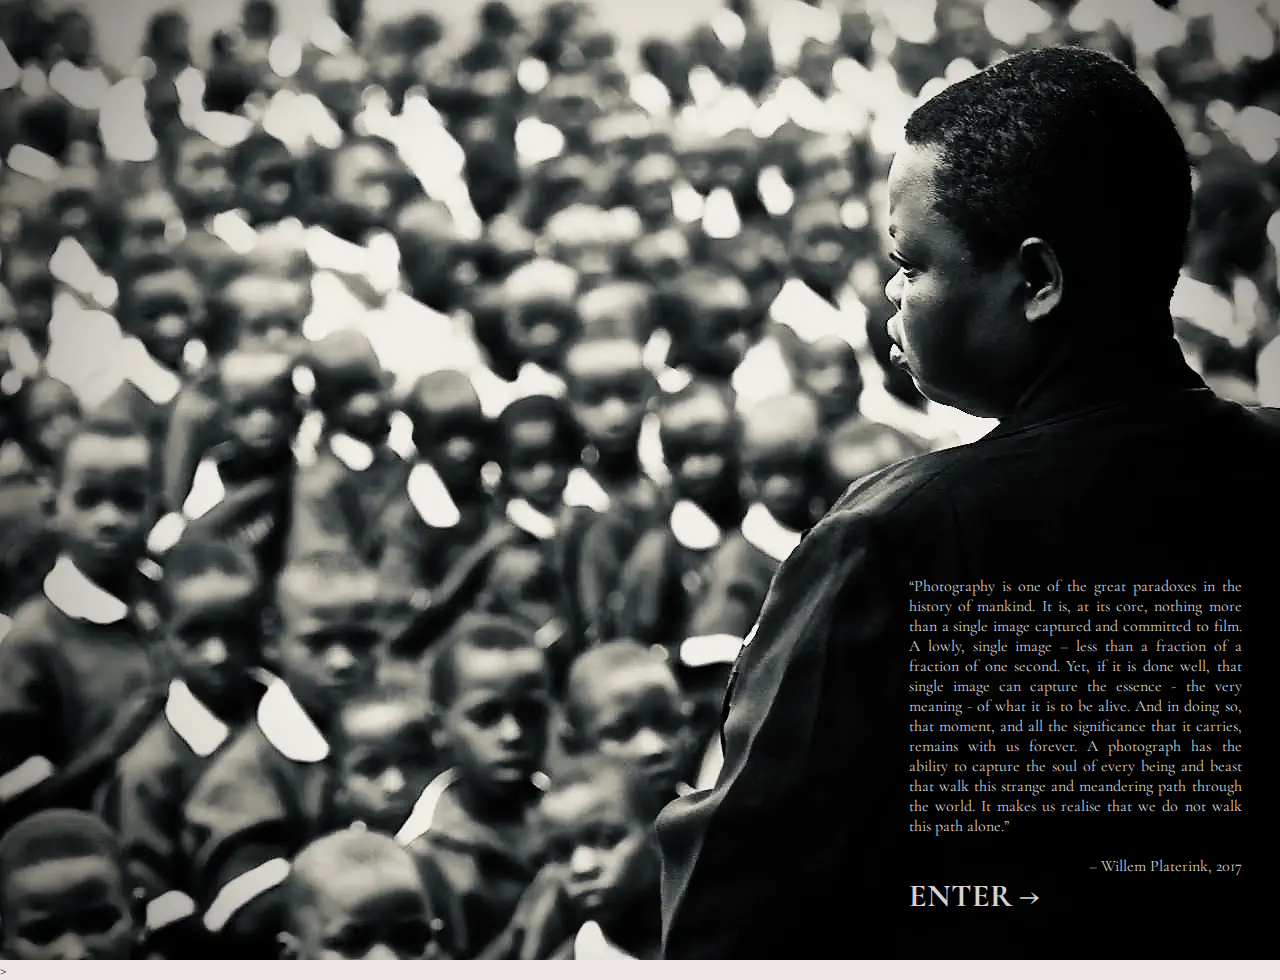
<file: index.html>
<!DOCTYPE html>
<html lang="en">

<head>
    <meta charset="UTF-8">
    <meta http-equiv="X-UA-Compatible" content="IE=edge">
    <meta name="viewport" content="width=device-width, initial-scale=1.0">
    <meta name="description"
        content="Willem Platerink Photography is a website for the wildlife photographer based in London">
    <meta name="keywords"
        content="platerink photography, africa, african photograph, wildlife, fine art, de segundo design">

    <link rel="stylesheet" href="assets/css/style.css">
    <title>WILLEM PLATERINK PHOTOGRAPHY</title>
</head>

<body id="index-body">
    <section id="container">
        <div class="index-text">
            <p style="text-align: justify;">“Photography is one of the great paradoxes in the history of mankind. It is,
                at its core, nothing more than a single image captured and committed to film. A lowly, single image –
                less than a fraction of a fraction of one second. Yet, if it is done well, that single image can capture
                the essence - the very meaning - of what it is to be alive. And in doing so, that moment, and all the
                significance that it carries, remains with us forever. A photograph has the ability to capture the soul of every being and beast that walk this
                strange and meandering path through the world. It makes us realise that we do not walk this path alone.”</p>
            <br>
            <p style="text-align: right;">– Willem Platerink, 2017</p>
            <a href="menu.html">
                <h1 id="enter-click" style="text-align: left;">ENTER →</h1>
            </a>
        </div>
        <img id="index-image" src="assets/images/troubled-mind.webp" 
        alt="a female teacher from uganda has a pensive expression as she looks across a sea of children's faces. the image is a silvertone black and white which is consistent with the photographers style across all his photographs">
        <img id="index-image-portrait" src="assets/images/troubled-mind-portrait.webp" 
        alt="a female teacher from uganda has a pensive expression as she looks across a sea of children's faces">>
        <img id="index-image-phone" src="assets/images/troubled-mind-phone.webp" alt="a female teacher from uganda has a pensive expression as she looks across a sea of children's faces">
    </section>
</body>

</html>
</file>
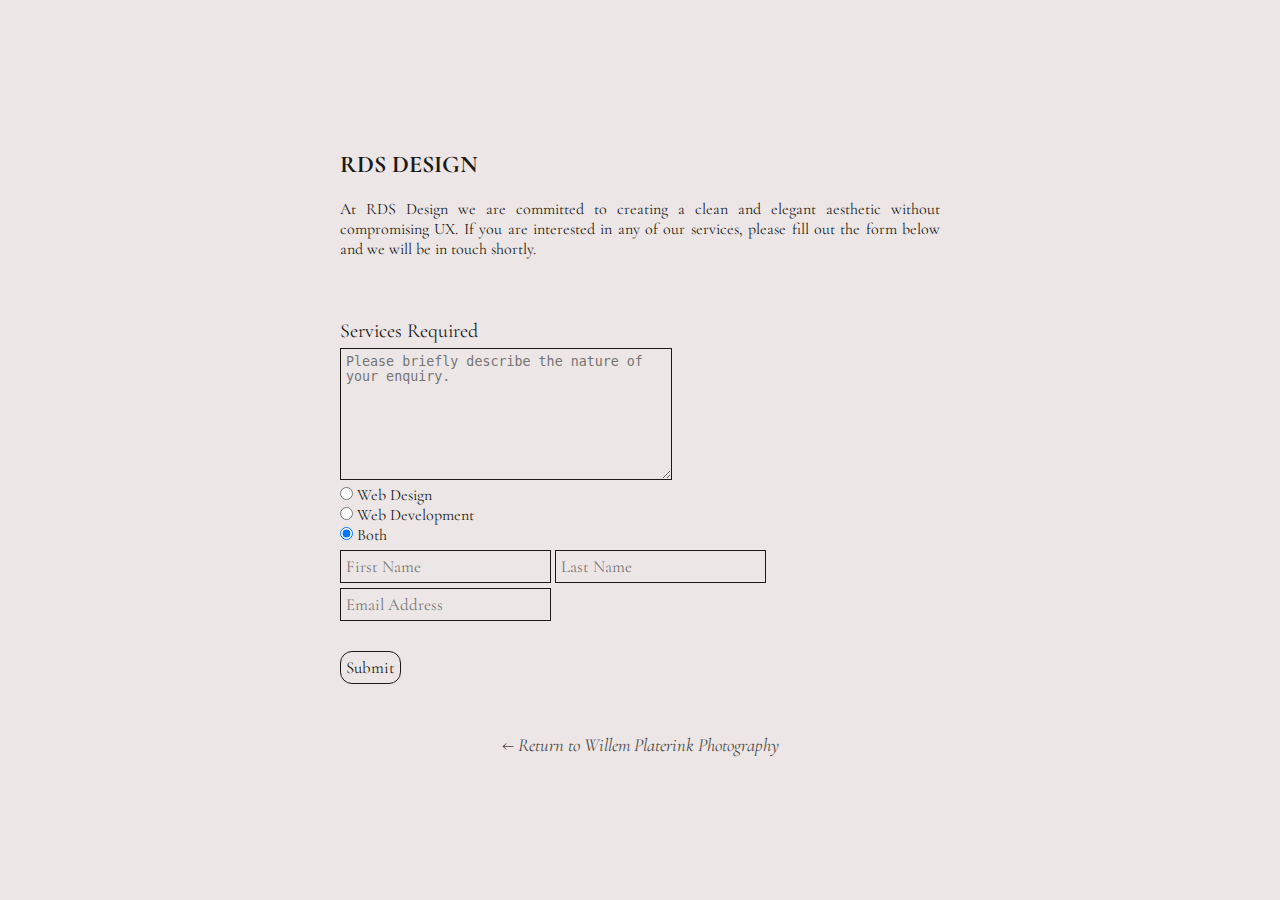
<file: contact-form.html>
<!DOCTYPE html>
<html lang="en">

<head>
    <meta charset="UTF-8">
    <meta http-equiv="X-UA-Compatible" content="IE=edge">
    <meta name="viewport" content="width=device-width, initial-scale=1.0">
    <meta name="description"
        content="Willem Platerink Photography is a website for the wildlife photographer based in London">
    <meta name="keywords"
        content="platerink photography, africa, african photograph, wildlife, fine art, de segundo design">

    <link rel="stylesheet" href="assets/css/style.css">
    <title>RDS Design Studio</title>
</head>

<body>
    <div class="rdsdesign">
        <div id="desegundo-design-blurb">
            <h2>RDS DESIGN</h2>
            <br>
            <p style="text-align: justify;">At RDS Design we are committed to creating a clean and elegant aesthetic
                without compromising UX. If you are interested in any of our services, please fill out the form below
                and we
                will be in touch shortly.</p>
        </div>
        <form method="post">
            <fieldset id="desegundo-design-contact">
                <label style="font-size:125%" for="serivces-required">Services Required</label>
                <br>
                <textarea name="services-required" id="serivces-required" required placeholder="Please briefly describe the nature of your enquiry." rows="8" cols="38" style="border: 1px solid #1b1a17;"></textarea>
                <br>
                <input id="web-design" type="radio" name="service-required" value="web-design">
                <label for="web-design">Web Design</label>
                <br>
                <input id="web-development" type="radio" name="service-required" value="web-development">
                <label for="web-development">Web Development</label>
                <br>
                <input id="both" type="radio" name="service-required" value="both" checked required>
                <label for="both">Both</label>
                <br>
                <input type="text" id="fname" class="name-and-email" placeholder="First Name" required>
                <input type="text" id="lname" class="name-and-email" placeholder="Last Name" required>
                <br id="cell-break">
                <input type="email" id="email-2" class="name-and-email" placeholder="Email Address" required>
                <br>
                <br>
                <input type="submit" id="submit-2">
            </fieldset>
        </form>
        <nav id="back-to-platphotog">
            <a href="menu.html" id="return-to-home"><i>← Return to Willem Platerink Photography</i></a>
        </nav>
    </div>
</body>

</html>
</file>
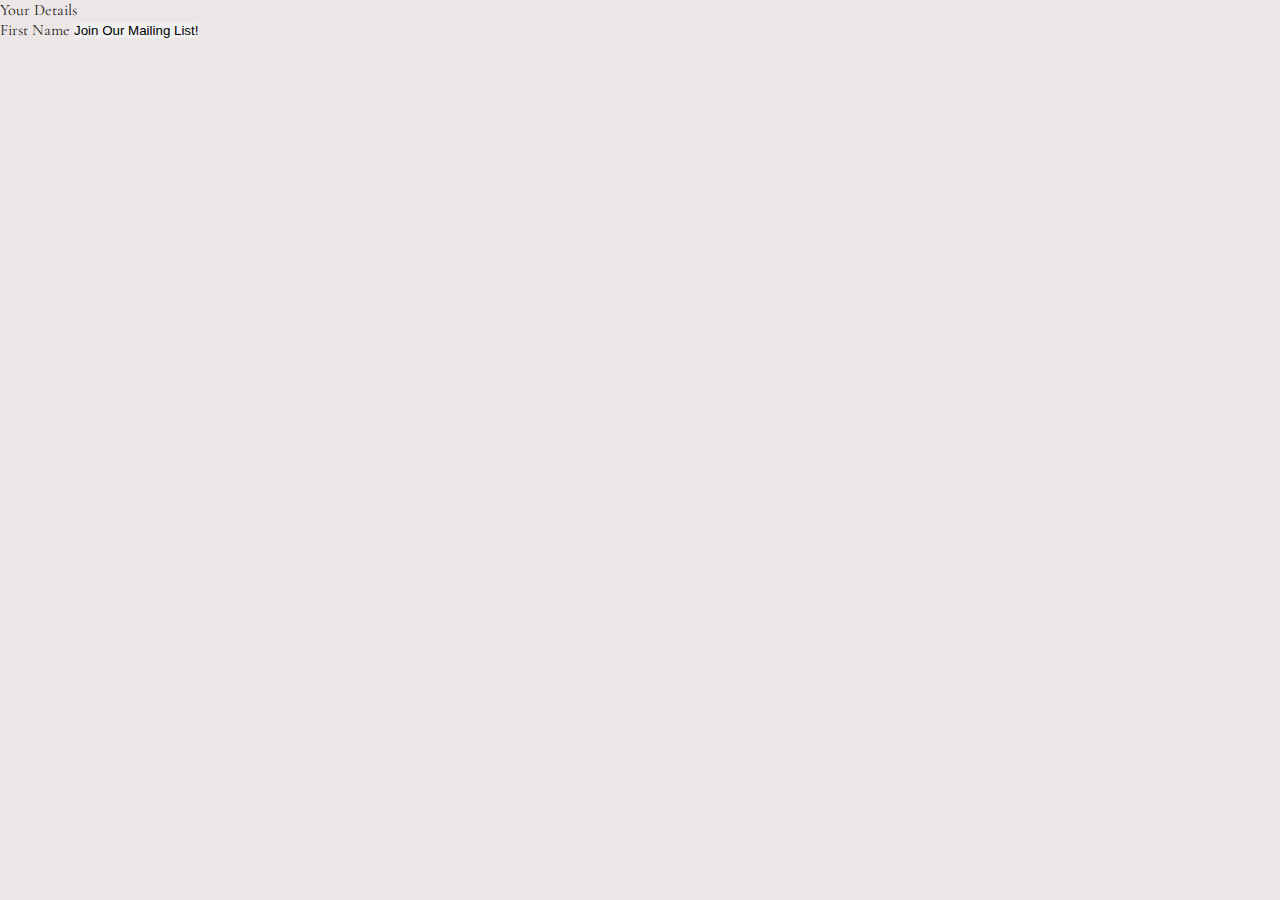
<file: mailinglist.html>
<!DOCTYPE html>
<html lang="en">
<head>
    <meta charset="UTF-8">
    <meta http-equiv="X-UA-Compatible" content="IE=edge">
    <meta name="viewport" content="width=device-width, initial-scale=1.0">
    <meta name="description" content="DE SEGUNDO is a website for the wildlife photographer based in London">
    <meta name="keywords" content="de segundo photography, africa, african photograph, wildlife, fine art">

    <link rel="stylesheet" href="assets/css/style.css">
    <title>Mailing List</title>
</head>
<body>
    <fieldset>
        <legend>Your Details</legend>
        <label for="fname">First Name</label>
        <input type="submit" value="Join Our Mailing List!">
    </fieldset>
    
</body>
</html>
</file>
<file: assets/css/style.css>
/* general styling */

@import url('https://fonts.googleapis.com/css2?family=Cormorant+Garamond&family=Lato:wght@300&family=Oswald&display=swap');

* {
    margin: 0;
    padding: 0;
    border: none;
}

body {
    font-family: 'Cormorant Garamond', serif, 'Times New Roman';
    background-color: rgb(236, 230, 230);
    color: #1b1a17;
}

a {
    text-decoration: none;
    color: #1b1a17;
}

a:visited {
    color: #1b1a17
}

a:hover {
    color: #b8b2a9;
}

/* index styling */

#index-image {
    display: block;
    height: auto;
    width: 100vw;
    object-fit: cover;
}

#index-image-portrait {
    display: none;
}

#index-image-phone {
    display: none;
}

#container {
    position: relative;
}

.index-text {
    position: absolute;
    font-size: 110%;
    margin-left: 71%;
    margin-right: 5%;
    margin-top: 49%;
    color: rgb(214, 209, 209);
}

#enter-click {
    color: rgb(214, 209, 209);
    font-size: 200%;
}

#enter-click:hover {
    color: #b8b2a9;
}

/*  header styling */

#header-menu {
    font-size: 120%;
    letter-spacing: 6px;
    text-align: center;
    margin-top: 25px;
}

#header-menu a {
    padding-left: 1.5em;
    padding-right: 1.5em;
}

.current {
    text-decoration: underline;
}

#nav-bar-menu {
    display: none;
}

/*  menu styling */

.main-menu-image {
    display: block;
    margin-left: auto;
    margin-right: auto;
    margin-top: 2%;
    width: auto;
    height: 70vh;
    object-fit: cover;
}

.main-menu-image-2 {
    display: none;
}

#title-over-photo {
    position: relative;
    color: rgb(240, 236, 236);
    font-size: 130%;
}

.centered {
    position: absolute;
    top: 40%;
    left: 22%;
    font-size: 150%;
}

#title-faded {
    opacity: .7;
}

/*  selected works styling */

#selected-works {
    margin: auto;
    padding-bottom: 30px;
    padding-left: 5%;
    padding-right: 5%;
}

/* found information on using flexbox to make two columns on w3schools */

.row {
    display: flex;
    flex-wrap: wrap;
    padding: 0 40px
}

.column {
    flex: 36%;
    max-width: 45%;
    margin: auto;
}

.column img {
    margin-top: 70px;
    vertical-align: middle;
    width: 100%;
}

/*  fine art styling */

#fine-art {
    position: relative;
}

#fine-art-image-1 {
    opacity: 0.1;
    display: block;
    margin-left: auto;
    margin-right: auto;
    margin-top: 2%;
    width: auto;
    height: 70vh;
    object-fit: cover;
}

#fine-art-image-2 {
    display: none;
}

#framed-image-responsive {
    display: none;
}

#fine-art-blurb {
    width: 50%;
    top: 30%;
    left: 25%;
    color: #030303;
    position: absolute;
    font-size: 110%;
}

#fine-art-extention {
    position: absolute;
}

#framed-image {
    object-fit: contain;
    display: block;
    margin-left: auto;
    margin-right: auto;
    margin-top: 2%;
    margin-bottom: 2%;
    height: 70vh;
    width: auto;
}

/* exhibitions styling */

#exhibitions {
    color: #0f0f0d;
    font-size: 110%;
    position: relative;
}

#gallery-pic {
    opacity: 0.1;
    display: block;
    margin-left: auto;
    margin-right: auto;
    margin-top: 2%;
    width: auto;
    height: 70vh;
    object-fit: cover;
}

#gallery-pic-2 {
    display: none;
}

#exhibitions div {
    float: left;
    position: absolute;
    text-decoration: none;
    list-style-type: none;
    color: #0f0f0d;
    height: auto;
    margin-right: auto;
    margin-left: auto;
    text-align: center;
    padding: 20px 10px 20px 10px;
    border: 2px solid #0f0f0d;
    height: 25%;
    width: 20%;
    top: 32%;
}

#leftside {
    left: 10%
}

#middle {
    left: 39%;
}

#rightside {
    right: 10%;
}

/*  contact styling */

.height-wrapper {
    display: block;
    margin-left: auto;
    margin-right: auto;
    margin-top: 2%;
    width: auto;
    height: 70vh;
    object-fit: cover;
}

#contact {
    width: 450px;
    height: 450px;
    position: absolute;
    margin-left: 34%;
    margin-right: -34%;
    margin-top: 4%;
}

/* found code on how to seperate background image from text to change opacity of former https://coder-coder.com/background-image-opacity/ */

#contact::before {
    content: "";
    background: url('../images/globe.webp') no-repeat center center;
    border-radius: 50%;
    position: absolute;
    top: 0px;
    right: 0px;
    bottom: 0px;
    left: 0px;
    opacity: 0.3;
}

#contact-info {
    text-align: center;
    padding-top: 22%;
}

/*  footer styling */

#footer-2 {
    display: none;
}

#footer-1 {
    height: 150px;
    clear: both;
    width: 100%;
    position: initial;
    bottom: 0;
}

#footer-1 ul {
    float: left;
    text-decoration: none;
    list-style-type: none;
    margin-top: 20px;
}

.leftside {
    float: left;
    width: 25%;
    margin-left: 10%;
}

.middle {
    text-align: center;
    float: left;
    width: 30%;
}

.rightside {
    float: left;
    text-align: right;
    width: 25%;
    margin-right: 10%;
}

.middle li {
    padding-bottom: 10px
}

.rightside li {
    padding: 3px;
}

.leftside li {
    padding: 3px;
}

.copyright {
    font-size: 80%;
    padding-top: 20px;
}

#email {
    background-color: rgb(236, 230, 230);
    color: #1b1a17;
    text-align: center;
    border: .5px solid;
    border-color: #1b1a17;
    padding: 5px;
    margin-top: 5px;
    font-family: 'Cormorant Garamond', serif, 'Times New Roman';
}

#submit {
    background-color: rgb(236, 230, 230);
    color: #1b1a17;
    border: 1px solid;
    border-color: #1b1a17;
    padding: 5px;
    margin-top: 10px;
    border-radius: 12px;
    font-family: 'Cormorant Garamond', serif, 'Times New Roman';
}

#submit:hover {
    color: #b8b2a9;
}

/* rds design styling */

#cell-break {
    display: none;
}

.rdsdesign {
    vertical-align: middle;
    margin: auto;
    width: 600px;
}

.name-and-email {
    background-color: rgb(236, 230, 230);
    color: #1b1a17;
    border: .5px solid;
    border-color: #1b1a17;
    padding: 5px;
    margin-top: 5px;
    font-family: 'Cormorant Garamond', serif, 'Times New Roman';
    font-size: 105%;
}

#submit-2 {
    background-color: rgb(236, 230, 230);
    color: #1b1a17;
    border: 1px solid;
    border-color: #1b1a17;
    padding: 5px;
    margin-top: 10px;
    border-radius: 12px;
    font-family: 'Cormorant Garamond', serif, 'Times New Roman';
    font-size: 105%;
}

#submit-2:hover {
    color: #b8b2a9;
}

#desegundo-design-blurb {
    margin: 30% 0 10% 0
}

#serivces-required {
    font: 105%;
    margin-top: 5px;
    background-color: rgb(236, 230, 230);
    outline: none;
    padding: 5px;
}

#back-to-platphotog {
    text-align: center;
    margin-top: 50px;
    margin-bottom: 5%;
    font-size: 110%;
    opacity: .8;
}

#return-to-home {
    background-color: rgb(236, 230, 230);
    color: #1b1a17;
    border-color: #1b1a17;
    padding: 5px;
    margin-top: 10px;
    border-radius: 12px;
    font-family: 'Cormorant Garamond', serif, 'Times New Roman';
    font-size: 105%;
}

#return-to-home:hover {
    color: #b8b2a9;
}

/* media queries */

/* medium desktop screens (1400px and down) */
@media screen and (max-width: 1400px) {

    #header-menu {
        font-size: 125%;
        letter-spacing: 4px;
    }

    .index-text {
        font-size: 105%;
        margin-left: 72%;
        margin-right: 4%;
        margin-top: 46%;
    }

    #framed-image {
        width: 50%;
    }

    #exhibitions {
        font-size: 100%;
    }

    #exhibitions div {
        height: 28%;
        width: 20%;
        top: 27%;
    }

    #contact {
        margin-left: 32%;
        margin-right: -32%;
    }
}

/* laptop screens (1300 and down) */
@media screen and (max-width: 1300px) {

    .index-text {
        margin-left: 71%;
        margin-right: 3%;
        margin-top: 45%;
        font-size: 100%;
    }

    #contact {
        width: 450px;
        height: 450px;
        margin-left: 33%;
        margin-right: -33%;
    }

    #contact-info {
        padding-top: 20%;
    }

    #fine-art-blurb {
        top: 25%;
        font-size: 100%;
    }

    #exhibitions div {
        height: 28%;
        width: 25%;
        top: 27%;
    }

    #leftside {
        left: 8%
    }

    #middle {
        left: 36.6%;
    }

    #rightside {
        right: 8%;
    }

    #desegundo-design-blurb {
        margin-top: 25%;
    }
}

/* medium landcape devices ie tablets (1100px and down) */
@media screen and (max-width: 1100px) {

    .index-text {
        font-size: 90%;
        margin-left: 72%;
        margin-right: 4%;
        margin-top: 41%;
    }

    .centered {
        left: 18%;
    }

    #framed-image {
        width: 55%;
    }

    #exhibitions div {
        font-size: 90%;
        height: 27%;
        width: 28%;
        top: 27%;
    }

    #leftside {
        left: 2%
    }

    #middle {
        left: 35%;
    }

    #rightside {
        right: 2%;
    }

    #contact {
        width: 450px;
        height: 450px;
        margin-left: 28%;
        margin-right: -28%;
    }
}

/* medium devices ie portrait tablets (900px and down) */
@media screen and (max-width: 900px) {

    /* index styling for portrait tablets */

    #index-image {
        display: none;
    }

    #index-image-phone {
        display: none;
    }

    #index-image-portrait {
        display: block;
        margin: auto;
        width: 100vw;
        height: auto;
        object-fit: cover;
    }

    .index-text {
        margin-left: 50%;
        margin-right: 8%;
        margin-top: 80%;
        font-size: 105%;
    }

    /* menu styling for portrait tablets */

    .centered {
        top: 38%;
        left: 49.5%;
        transform: translate(-50%, -50%);
        text-align: center;
        color: rgb(255, 255, 255);
    }

    #title-faded {
        opacity: .8;
    }

    #header-menu {
        font-size: 100%;
        letter-spacing: 3px;
        text-align: center;
        margin-top: 25px;
    }

    .main-menu-image {
        display: none;
    }

    .main-menu-image-2 {
        margin-top: 4%;
        display: block;
        margin-left: auto;
        margin-right: auto;
        width: auto;
        height: 77vh;
        object-fit: cover;
    }

    /*  selected works styling for portrait tablets */

    #selected-works {
        padding-bottom: 0px;
    }

    .row {
        display: block;
        padding: 0
    }

    .column {
        max-width: 95%;
        margin: auto;
    }

    .column img {
        margin-top: 40px;
    }

    /*  fine art styling for portrait tablets */

    #fine-art-image-2 {
        opacity: 0.2;
        margin-top: 4%;
        display: block;
        margin-left: auto;
        margin-right: auto;
        width: auto;
        height: 77vh;
        object-fit: cover;
    }

    #fine-art-image-1 {
        display: none;
    }

    #fine-art-blurb {
        width: 70%;
        top: 11%;
        left: 15%;
    }

    #fine-art-extention {
        display: none
    }

    #framed-image-responsive {
        display: block;
        padding-top: 5%;
        padding-bottom: 3%;
        margin-left: auto;
        margin-right: auto;
        height: auto;
        width: 98%;
    }

    #gallery-pic {
        display: none;
    }

    #gallery-pic-2 {
        opacity: 0.1;
        display: block;
        margin-left: auto;
        margin-right: auto;
        margin-top: 2%;
        width: auto;
        height: 77vh;
        object-fit: cover;
        position: relative;
    }

    /* exhibition styling for portrait tablets */

    #gallery-pic-2 {
        margin-top: 4%;
    }

    #exhibitions div {
        height: 18%;
        width: 50%;
    }

    #leftside {
        margin-top: -16%;
        left: 24%;
    }

    #middle {
        margin-top: 12%;
        left: 24%;
    }

    #rightside {
        margin-top: 40%;
        left: 3%;
    }

    .height-wrapper {
        margin-bottom: 4%;
        height: 77vh;
        position: relative;
        margin-top: 0%;
    }

    /* contact styling for portrait tablets */

    #contact {
        width: 500px;
        height: 500px;
        margin-left: 18%;
        margin-right: -18%;
        margin-top: 20%;
        display: block;
    }

    /* rds design styling for portrait tablets */

    .rdsdesign {
        margin-top: 20%;
        width: 400px;
    }

    #submit-2 {
        margin: 5% 40% 0 40%;
    }

    /* footer styling for portrait tablets */

    .leftside {
        margin-left: 8%;
    }

    .middle {
        width: 34%;
    }

    .rightside {
        margin-right: 8%;
    }

    .middle li {
        padding-bottom: 5px
    }

    .rightside li {
        padding: 4px;
    }

    .leftside li {
        padding: 4px;
    }
}

/* mobile phone devices (450px and down) */
@media screen and (max-width: 450px) {

    /* index styling for mobiles */

    #index-image {
        display: none;
    }

    #index-image-portrait {
        display: none;
    }

    #index-image-phone {
        display: block;
        width: 100vw;
        height: auto;
        object-fit: cover;
        margin-top: 0;
    }

    #index-body {
        background-color: #020202;
    }

    .index-text {
        font-size: 90%;
        margin-left: 3%;
        margin-right: 4%;
        margin-top: 100%;
        color: rgb(214, 209, 209);
    }

    #enter-click {
        padding: 10px 0 10px 0;
    }

    /* menu styling for mobiles */

    title {
        font-size: 80%;
        margin-top: 30%;
    }

    .main-menu-image-2 {
        width: 100vw;
        height: auto;
        opacity: .9;
        margin-bottom: 2%;
    }

    .centered {
        font-size: 110%;
        top: 36%;
        left: 49%;
    }

    /* selected works styling for mobiles */

    #selected-works {
        padding-bottom: 10px;
    }

    .column img {
        margin-top: 20px;
    }

    /* fine art styling for mobiles */

    #fine-art-image-2 {
        width: 100vw;
        height: 600px;
        margin-bottom: 2%;
    }

    #fine-art-image-1 {
        display: none;
    }

    #fine-art-blurb {
        width: auto;
        top: 3%;
        left: 4%;
        right: 4%;
        font-size: 95%;
    }

    #fine-art-extention {
        display: none
    }

    /* exhibitions styling for mobiles */

    #gallery-pic-2 {
        width: 100vw;
        height: 520px;
        margin-bottom: 2%;
    }

    #exhibitions {
        position: relative;
    }

    #exhibitions div {
        padding: 10px 10px 20px 10px;
        height: 20%;
        width: 70%;
        font-size: 70%;
    }

    #leftside {
        margin-top: -29%;
        left: 12%;
    }

    #middle {
        margin-top: 13%;
        left: 12%;
    }

    #rightside {
        margin-top: 55%;
        left: 2%;
    }

    .height-wrapper {
        width: 100vw;
        height: 600px;
        object-fit: cover;
    }

    /* contact styling for mobiles */

    #contact {
        width: 100vw;
        height: 290px;
        margin-left: 0%;
        margin-right: -0%;
        margin-top: 4%;
        display: block;
        border-top: 20px solid #1b1a17;
        border-bottom: 20px solid #1b1a17;
    }

    #contact::before {
        border-radius: 0%;
    }

    #contact-ceiling {
        width: 100vw;
        height: 340px;
    }

    #contact-info {
        padding-top: 8%;
        font-size: 70%;
    }

    /* rds design styling for mobiles */

    #cell-break {
        display: block;
    }

    .rdsdesign {
        margin: 3%;
        width: 100vw;
    }

    #desegundo-design-contact {
        margin-left: 1%;
        margin-right: 2%;
        width: 97vw;
    }

    #desegundo-design-blurb {
        text-align: justify;
        object-fit: cover;
        margin: 5px 20px 30px 3px;
    }

    #submit-2 {
        display: flex;
        justify-content: center;
    }

    #back-to-platphotog {
        display: flex;
        justify-content: center;
        margin-top: 30px;
    }

    /* header styling for mobiles */

    /* header navigation bar was found and applied from https://codepen.io/ngochuynh/pen/yKrvVZ */

    #header-menu {
        display: none;
    }

    html {
        -webkit-overflow-scrolling: touch;
        height: 100%;
    }

    #nav-bar-menu {
        display: block;
        height: 100%;
        width: auto;
        font-size: 120%;
        letter-spacing: 6px;
        overflow: auto;
    }

    .hamburger {
        height: 30px;
        margin: 10px;
        display: -ms-grid;
        display: grid;
        grid-template-rows: repeat(3, 1fr);
        justify-items: center;
        z-index: 250;
    }

    .hamburger span {
        background-color: #1b1a17;
        position: relative;
        width: 40px;
        height: 2px;
        margin-top: 7px;
        -webkit-transition: all 0.2s ease-in-out;
        transition: all 0.2s ease-in-out;
    }

    #toggle {
        display: none;
    }

    #toggle:checked+.hamburger .top {
        -webkit-transform: rotate(-45deg);
        transform: rotate(-45deg);
        margin-top: 22.5px;
    }

    #toggle:checked+.hamburger .middle {
        -webkit-transform: rotate(45deg);
        transform: rotate(45deg);
        margin-top: -2px;
    }

    #toggle:checked+.hamburger .bottom {
        -webkit-transform: scale(0);
        transform: scale(0);
    }

    #toggle:checked~#header-menu-2 {
        height: 450px;
    }

    #header-menu-2 {
        width: 100%;
        background-color: rgb(236, 230, 230);
        margin: 0;
        display: -ms-grid;
        display: grid;
        grid-template-rows: 1fr repeat(4, 0.5fr);
        grid-row-gap: 25px;
        padding: 0;
        list-style: none;
        clear: both;
        width: auto;
        text-align: center;
        height: 0px;
        overflow: hidden;
        transition: height .4s ease;
        z-index: 250;
        -webkit-transition: all 0.3s ease;
        transition: all 0.3s ease;
    }

    #header-menu-2 a:first-child {
        margin-top: 50px;
    }

    #header-menu-2 a:last-child {
        margin-bottom: 50px;
    }

    .menu-options {
        width: 100%;
        margin: 0;
        padding: 10px 0;
        font: 700 20px 'Cormorant Garamond', serif, 'Times New Roman';
    }

    /* footer styling for mobiles */

    #footer-1 {
        display: none;
    }

    #footer-2 {
        display: block;
        height: auto;
        clear: both;
        width: 100%;
        position: relative;
        bottom: 0;
        font-size: 80%;
    }

    .footer-2-leftside li {
        padding: 2px;
    }

    .footer-2-rightside li {
        padding: 2px;
    }

    #footer-2 ul {
        text-decoration: none;
        list-style-type: none;
    }

    .footer-2-leftside {
        float: left;
        text-align: left;
        width: 30%;
        margin-left: 3%;
        margin-top: 0;
    }

    .footer-2-rightside {
        float: right;
        text-align: right;
        width: 55%;
        margin-right: 4%;
    }

    .footer-2-bottom {
        display: inline-block;
        margin: 10% 23.5% 1% 23.5%;
        vertical-align: middle;
        font-size: 110%;
    }

    #submit-mob-footer-email {
        background-color: rgb(236, 230, 230);
        color: #1b1a17;
        text-align: center;
        border: none;
        font-family: 'Cormorant Garamond', serif, 'Times New Roman';
    }

    #email-and-button {
        border: .5px solid;
        border-color: #1b1a17;
        margin-top: 12%;
        padding-right: 5px;
    }

    #submit-mob-footer {
        background-color: rgb(236, 230, 230);
        color: #1b1a17;
        border: none;
    }

    #submit:hover {
        color: #b8b2a9;
    }

    .copyright {
        text-align: center;
        font-size: 80%;
        padding: 20px 0 20px 0;
    }
}

/* small mobile devices (350px and down) */
@media screen and (max-width: 350px) {

    /* exhibitions styling for small mobiles */

    #leftside {
        margin-top: -32%;

    }

    #middle {
        margin-top: 15%;

    }

    #rightside {
        margin-top: 62%;
        left: 3.5%;
    }

    /* contact styling for small mobiles */

    #contact-info {
        padding-top: 10%;
    }
}
</file>
